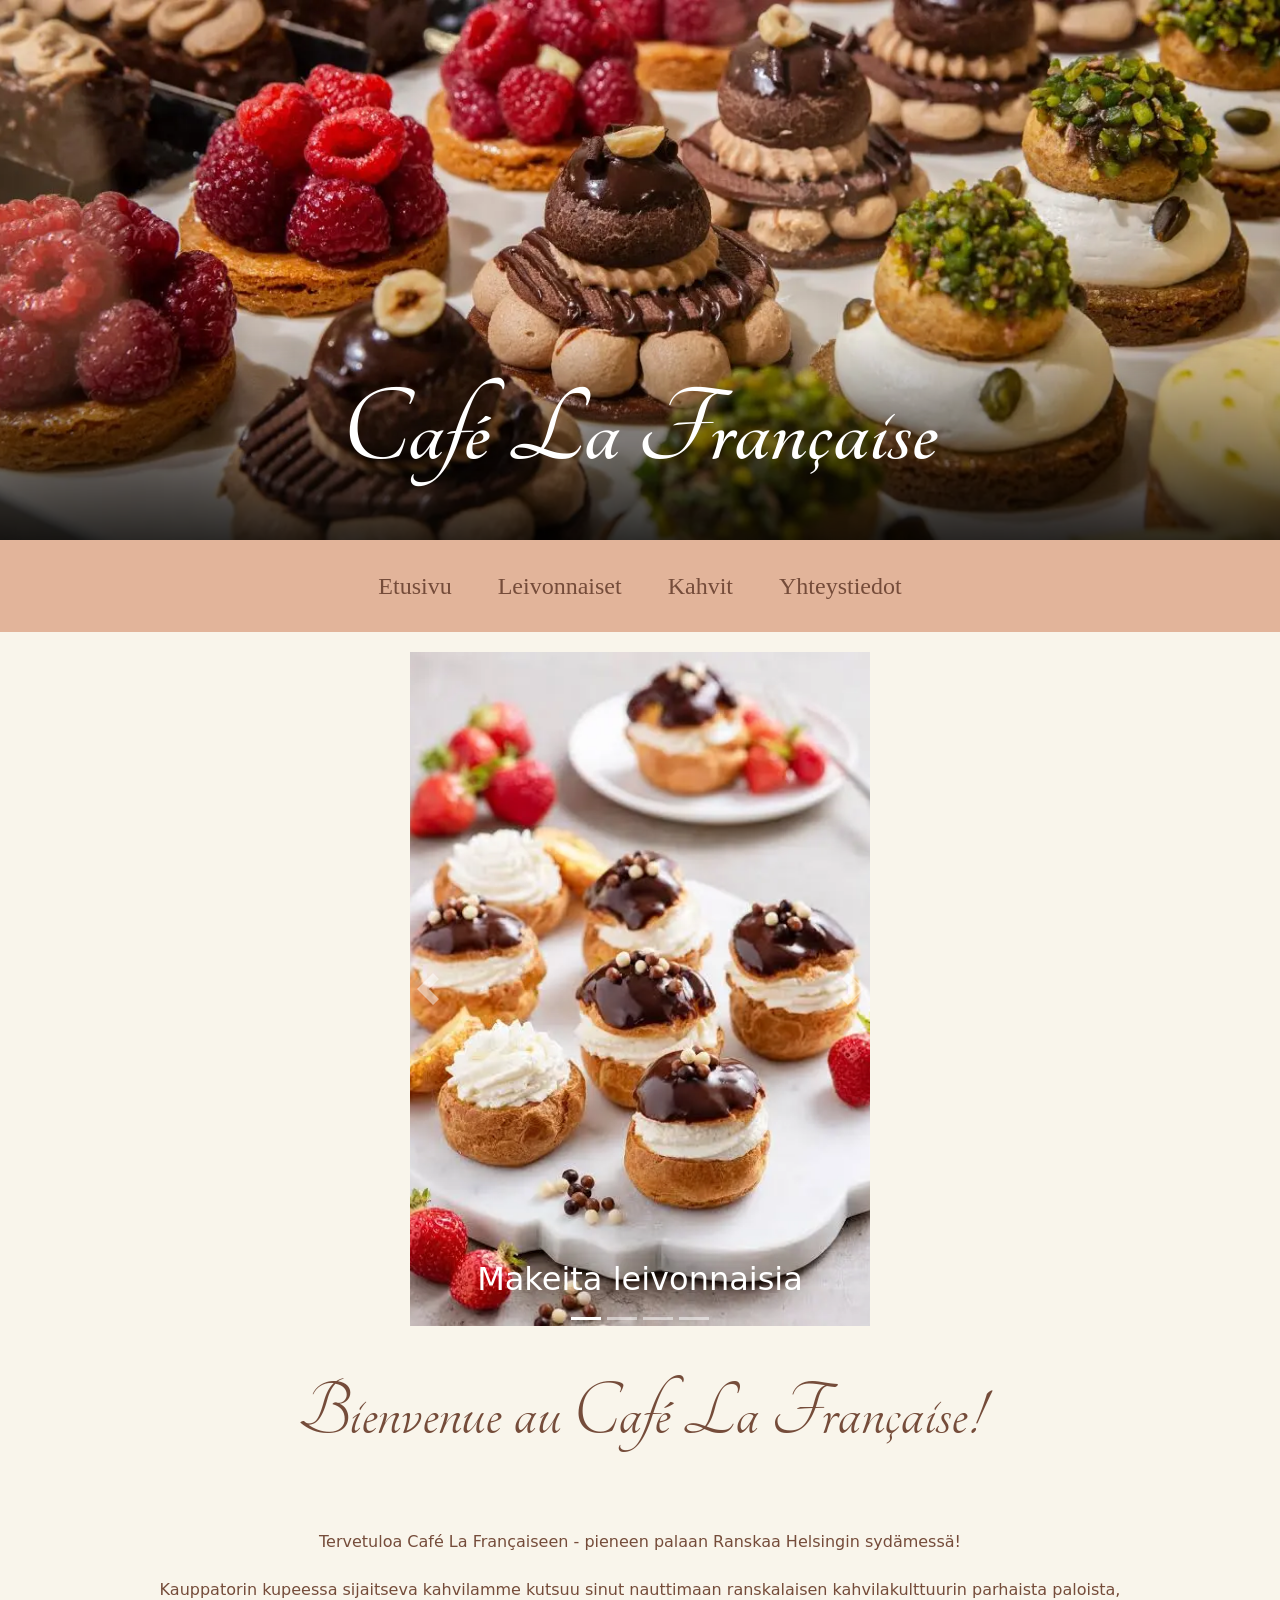
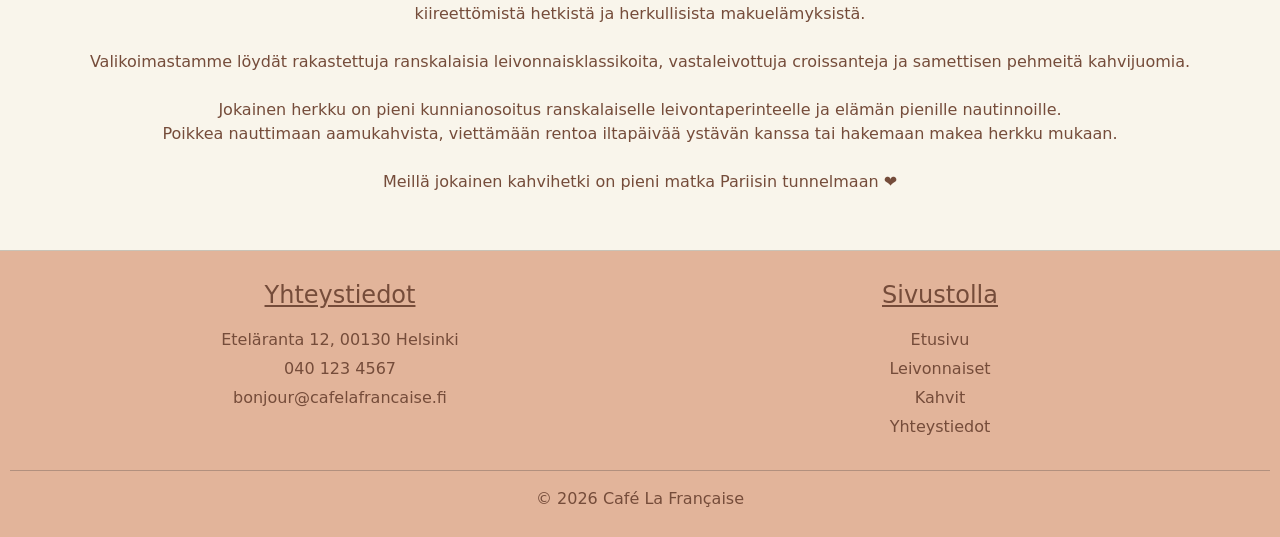
<file: index.html>
<!DOCTYPE html>
<html lang="fi">
    <head>
        <meta charset="UTF-8">
        <meta name="viewport" content="width=device-width, initial-scale=1.0">
        <title>Cafe La Française</title>
        <link href="https://cdn.jsdelivr.net/npm/bootstrap@5.3.3/dist/css/bootstrap.min.css" rel="stylesheet">
        <script src="https://cdn.jsdelivr.net/npm/bootstrap@5.3.3/dist/js/bootstrap.bundle.min.js"></script>
        <link rel="stylesheet" href="https://fonts.googleapis.com/css?family=Tangerine">
        <link rel="stylesheet" href="style.css">
    </head>

    <body>
        <div class="container-fluid">

            <!-- Ylätunniste -->
            <header class="kuva-alue">
                <img src="kuvat/header-kuva.webp" alt="Lajitelma ranskalaisia leivonnaisia">
                <div class="kuvateksti">
                    <h1><b><a href="index.html">Café La Française</a></b></h1>
                </div>
            </header>
        
            <!-- Hampurilaisvalikko -->
            <nav class="navbar navbar-expand-sm">
                <button aria-label="hampurilaisvalikko" class="navbar-toggler" type="button" data-bs-toggle="collapse"
                data-bs-target="#collapsibleNavbar">
            <span class=navbar-toggler-icon></span>
                </button>
                <div class="collapse navbar-collapse" id="collapsibleNavbar">
                    <ul class="navbar-nav">
                        <li class="nav-item">
                            <a class="nav-link" href="index.html">Etusivu</a>
                        </li>
                        <li class="nav-item">
                            <a class="nav-link" href="leivonnaiset.html">Leivonnaiset</a>
                        </li>
                        <li class="nav-item">
                            <a class="nav-link" href="kahvit.html">Kahvit</a>
                        </li>
                        <li class="nav-item">
                            <a class="nav-link" href="yhteystiedot.html">Yhteystiedot</a>
                        </li>
                    </ul>
                </div>
            </nav>

            <main>
                <!-- Kuvakaruselli -->
                <div id="demo" class="carousel slide" data-bs-ride="carousel">

                    <!-- Karusellin alareunan pallot, joilla voi siirtyä suoraan haluttuun kuvaan -->
                    <div class="carousel-indicators">
                        <button aria-label="ensikuva" type="button" data-bs-target="#demo" data-bs-slide-to="0"
                        class="active"></button>
                        <button aria-label="toinenkuva" type="button" data-bs-target="#demo" data-bs-slide-to="1">
                        </button>
                        <button aria-label="kolmaskuva" type="button" data-bs-target="#demo" data-bs-slide-to="2">                            
                        </button>
                        <button aria-label="neljäskuva" type="button" data-bs-target="#demo" data-bs-slide-to="3">
                        </button>
                    </div>

                    <!-- Karusellin kuvat -->
                     <div class="carousel-inner">
                        <div class="carousel-item active">
                            <img src="kuvat/leivos2.webp" alt="Leivonnaisia" class="d-block w-100">
                            <div class="carousel-caption">
                                <h2>Makeita leivonnaisia</h2>
                            </div>
                        </div>
                        <div class="carousel-item">
                            <img src="kuvat/leivos3.webp" alt="Croissantteja" class="d-block w-100">
                            <div class="carousel-caption">
                                <h2>Suussa sulavia croissantteja</h2>
                            </div>
                        </div>
                        <div class="carousel-item">
                            <img src="kuvat/espresso.webp" alt="Espresso-juoma" class="d-block w-100">
                            <div class="carousel-caption">
                                <h2>Paikan päällä paahdettua kahvia</h2>
                            </div>
                        </div>
                        <div class="carousel-item">
                            <img src="kuvat/kahvila1.webp" alt="Kahvila sisältä" class="d-block w-100">
                            <div class="carousel-caption">
                                <h2>Tunnelmallisessa miljöössä Helsingin Kauppatorin kupeessa</h2>
                            </div>
                        </div>
                     </div>

                     <!-- Karusellin selausnäppäimet -->
                      <button aria-label="edellinen" class="carousel-control-prev" type="button" data-bs-target="#demo" data-bs-slide="prev">
                        <span class="carousel-control-prev-icon"></span>
                      </button>
                      <button aria-label="seuraava" class="carousel-control-next" type="button" data-bs-target="#demo" data-bs-slide="next">
                        <span class="carousel-control-next-icon"></span>
                      </button>
                </div>

                <!-- Kahvilan esittelyosio -->
                <section class="esittely">
                    <h3>Bienvenue au Café La Française!</h3>

                    <div class="esittely-teksti">
                        <p>Tervetuloa Café La Françaiseen - pieneen palaan Ranskaa Helsingin sydämessä!<br><br>
                            Kauppatorin kupeessa sijaitseva kahvilamme kutsuu sinut nauttimaan ranskalaisen kahvilakulttuurin parhaista paloista, 
                            <br>kiireettömistä hetkistä ja herkullisista makuelämyksistä.<br><br>
                            Valikoimastamme löydät rakastettuja ranskalaisia leivonnaisklassikoita, vastaleivottuja 
                            croissanteja ja samettisen pehmeitä kahvijuomia.<br><br>Jokainen herkku on pieni kunnianosoitus 
                            ranskalaiselle leivontaperinteelle ja elämän pienille nautinnoille.
                            <br>Poikkea nauttimaan aamukahvista, viettämään rentoa iltapäivää ystävän kanssa tai hakemaan makea herkku mukaan.
                            <br><br>Meillä jokainen kahvihetki on pieni matka Pariisin tunnelmaan ❤</p>
                    </div>
                </section>
            </main>

            <!-- Alatunniste -->
            <footer>
                <div class="footer-sisältö">

                    <div class="footer-yhteystiedot">
                        <h4>Yhteystiedot</h4>
                        <p>Eteläranta 12, 00130 Helsinki</p>
                        <p>040 123 4567</p>
                        <p>bonjour@cafelafrancaise.fi</p>
                    </div>

                    <div class="footer-navigaatio">
                        <h4>Sivustolla</h4>
                        <p><a href="index.html">Etusivu</a></p>
                        <p><a href="leivonnaiset.html">Leivonnaiset</a></p>
                        <p><a href="kahvit.html">Kahvit</a></p>
                        <p><a href="yhteystiedot.html">Yhteystiedot</a></p>
                    </div>
                </div>

                <hr>
                <!-- Sivuston tekijänoikeustiedot -->
                <p class="copyright">© 2026 Café La Française</p>
            </footer>
        </div>
    </body>
</html>
</file>
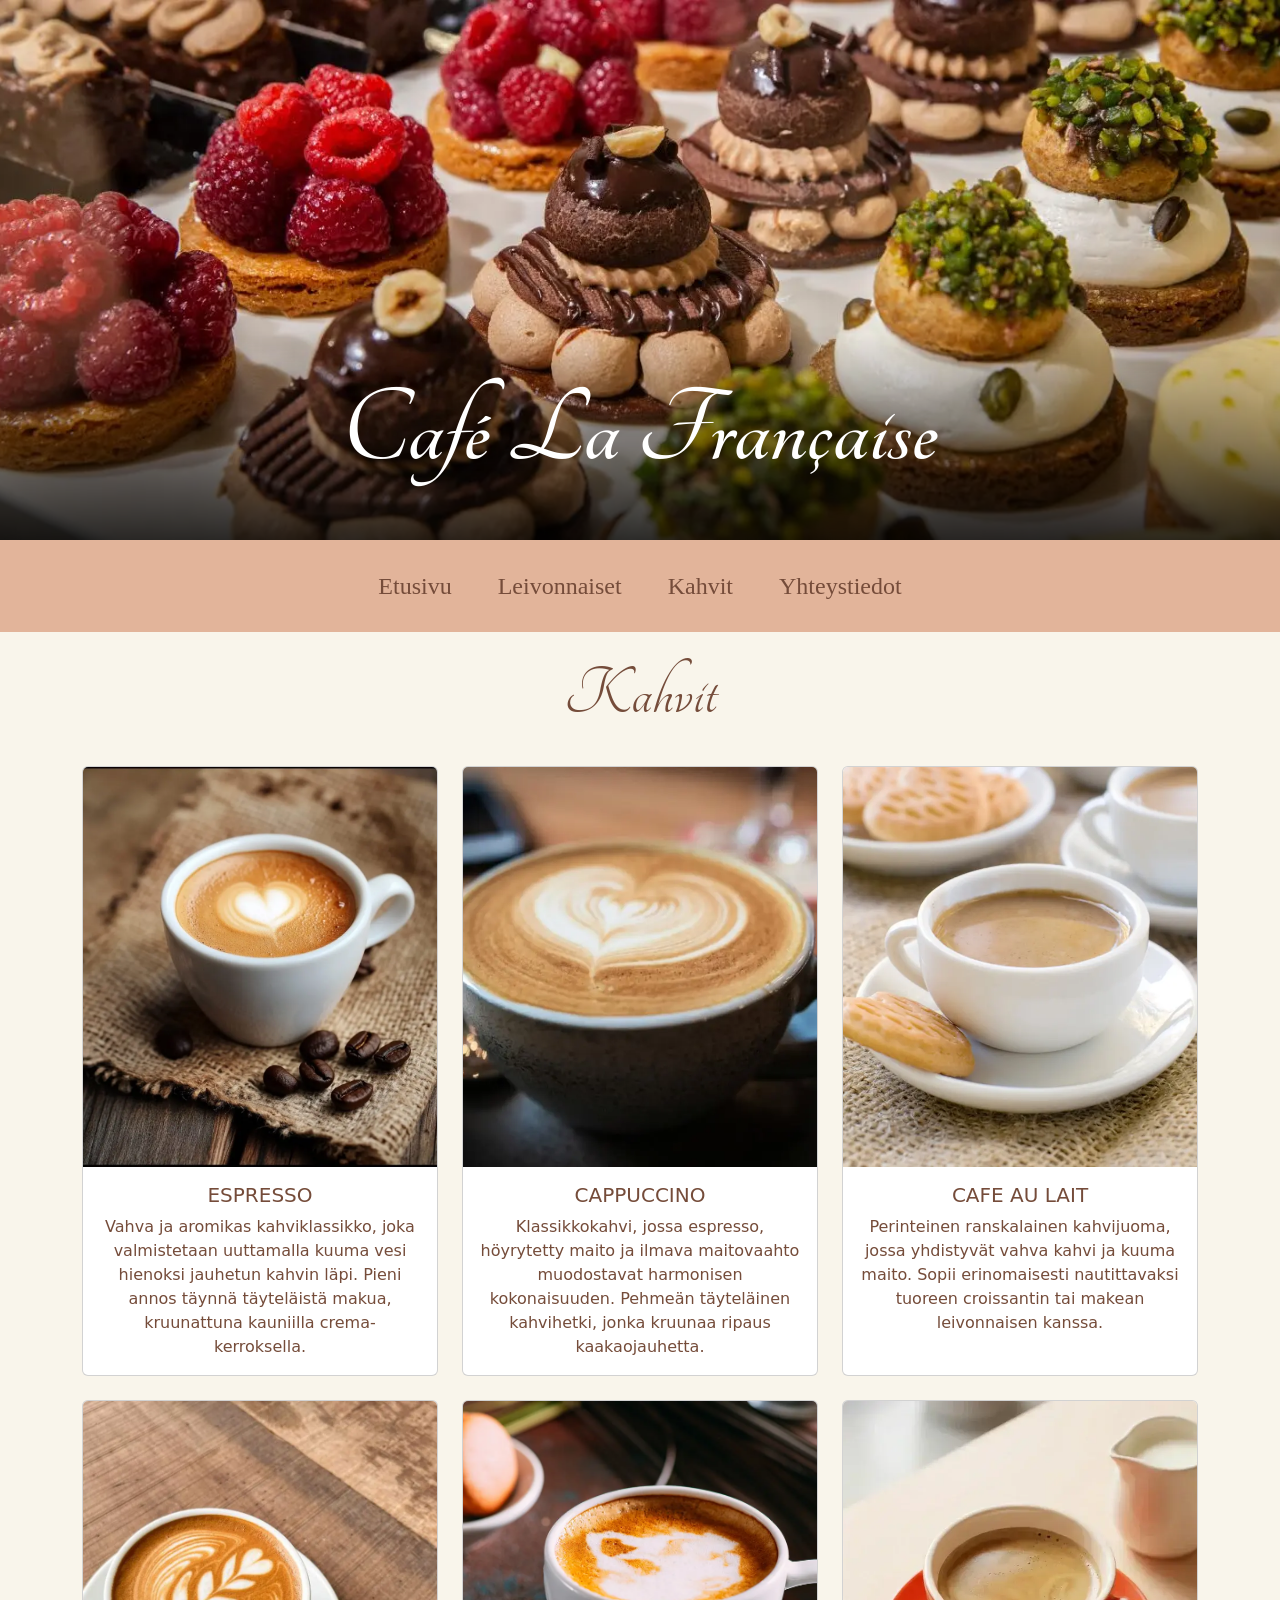
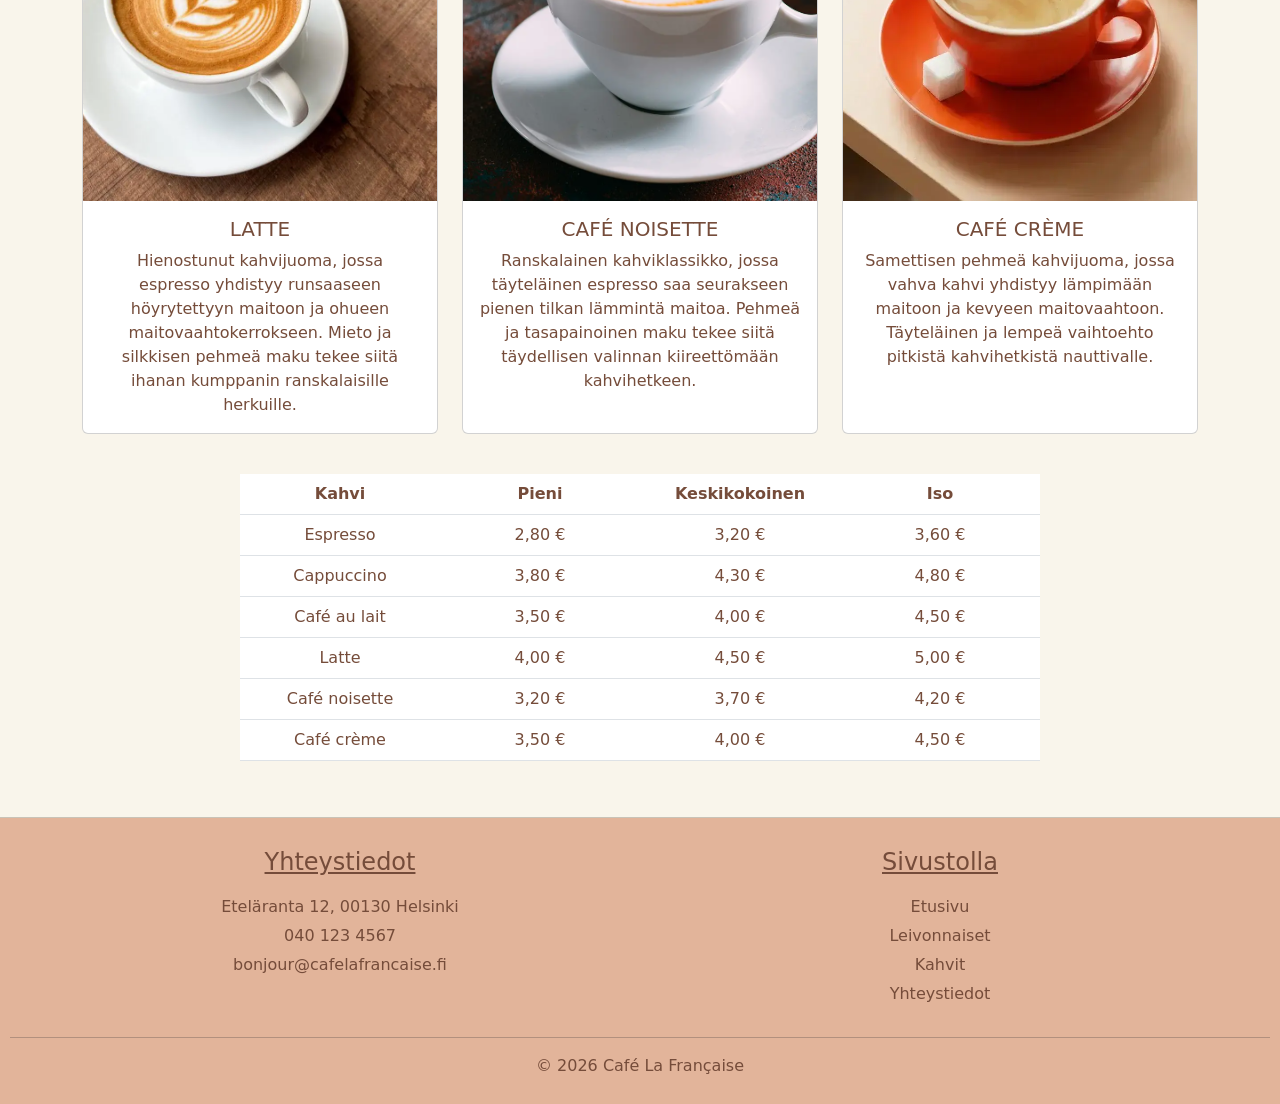
<file: kahvit.html>
<!DOCTYPE html>
<html lang="fi">
    <head>
        <meta charset="UTF-8">
        <meta name="viewport" content="width=device-width, initial-scale=1.0">
        <title>Cafe La Française</title>
        <link href="https://cdn.jsdelivr.net/npm/bootstrap@5.3.3/dist/css/bootstrap.min.css" rel="stylesheet">
        <script src="https://cdn.jsdelivr.net/npm/bootstrap@5.3.3/dist/js/bootstrap.bundle.min.js"></script>
        <link rel="stylesheet" href="https://fonts.googleapis.com/css?family=Tangerine">
        <link rel="stylesheet" href="style.css">
    </head>

    <body>
        <div class="container-fluid">

            <!-- Ylätunniste -->
            <header class="kuva-alue">
                <img src="kuvat/header-kuva.webp" alt="Lajitelma ranskalaisia leivonnaisia">
                <div class="kuvateksti">
                    <h1><b><a href="index.html">Café La Française</a></b></h1>
                </div>
            </header>
        
            <!-- Hampurilaisvalikko -->
            <nav class="navbar navbar-expand-sm">
                <button aria-label="hampurilaisvalikko" class="navbar-toggler" type="button" data-bs-toggle="collapse"
                data-bs-target="#collapsibleNavbar">
            <span class=navbar-toggler-icon></span>
                </button>
                <div class="collapse navbar-collapse" id="collapsibleNavbar">
                    <ul class="navbar-nav">
                        <li class="nav-item">
                            <a class="nav-link" href="index.html">Etusivu</a>
                        </li>
                        <li class="nav-item">
                            <a class="nav-link leivonnaiset" href="leivonnaiset.html">Leivonnaiset</a>
                        </li>
                        <li class="nav-item">
                            <a class="nav-link" href="kahvit.html">Kahvit</a>
                        </li>
                        <li class="nav-item">
                            <a class="nav-link" href="yhteystiedot.html">Yhteystiedot</a>
                        </li>
                    </ul>
                </div>
            </nav>

            <main>
                <!-- Kuvakortit + kuvien esittely -->
                <section class="kahvit">
                    <div class="container text-center">
                        <h2>Kahvit</h2>

                        <div class="row g-4">

                        <div class="col-12 col-sm-4">
                            <div class="card h-100">
                                <img src="kuvat/espresso.webp" class="card-img-top" alt="Kupillinen espresso-kahvia">
                                <div class="card-body">
                                    <h3 class="card-title">ESPRESSO</h3>
                                    <p class="card-text">Vahva ja aromikas kahviklassikko, joka valmistetaan
                                        uuttamalla kuuma vesi hienoksi jauhetun kahvin läpi. Pieni annos
                                        täynnä täyteläistä makua, kruunattuna kauniilla crema-kerroksella.</p>
                                </div>
                            </div>
                        </div>

                        <div class="col-12 col-sm-4">
                            <div class="card h-100">
                                <img src="kuvat/cappuccino.webp" class="card-img-top" alt="Kupillinen cappuccino-kahvia">
                                <div class="card-body">
                                    <h3 class="card-title">CAPPUCCINO</h3>
                                    <p class="card-text">Klassikkokahvi, jossa espresso, höyrytetty maito ja ilmava maitovaahto
                                        muodostavat harmonisen kokonaisuuden. Pehmeän täyteläinen kahvihetki, jonka kruunaa
                                        ripaus kaakaojauhetta.</p>
                                </div>
                            </div>
                        </div>

                        <div class="col-12 col-sm-4">
                            <div class="card h-100">
                                <img src="kuvat/cafeaulait.webp" class="card-img-top" alt="Cafe au lait">
                                <div class="card-body">
                                    <h3 class="card-title">CAFE AU LAIT</h3>
                                    <p class="card-text">Perinteinen ranskalainen kahvijuoma, jossa yhdistyvät
                                        vahva kahvi ja kuuma maito. Sopii erinomaisesti nautittavaksi tuoreen croissantin
                                        tai makean leivonnaisen kanssa.</p>
                                </div>
                            </div>
                        </div>

                        <div class="col-12 col-sm-4">
                            <div class="card h-100">
                                <img src="kuvat/latte.webp" class="card-img-top" alt="Kupillinen latte-kahvia">
                                <div class="card-body">
                                    <h3 class="card-title">LATTE</h3>
                                    <p class="card-text">Hienostunut kahvijuoma, jossa espresso yhdistyy runsaaseen
                                        höyrytettyyn maitoon ja ohueen maitovaahtokerrokseen. Mieto ja silkkisen pehmeä
                                        maku tekee siitä ihanan kumppanin ranskalaisille herkuille.</p>
                                </div>
                            </div>
                        </div>

                        <div class="col-12 col-sm-4">
                            <div class="card h-100">
                                <img src="kuvat/cafenoisette.webp" class="card-img-top" alt="Café noisette">
                                <div class="card-body">
                                    <h3 class="card-title">CAFÉ NOISETTE</h3>
                                    <p class="card-text">Ranskalainen kahviklassikko, jossa täyteläinen espresso saa seurakseen
                                        pienen tilkan lämmintä maitoa. Pehmeä ja tasapainoinen maku tekee siitä täydellisen valinnan
                                        kiireettömään kahvihetkeen.</p> 
                                </div>
                            </div>
                        </div>

                        <div class="col-12 col-sm-4">
                            <div class="card h-100">
                                <img src="kuvat/cafecreme.webp" class="card-img-top" alt="Cafe creme">
                                <div class="card-body">
                                    <h3 class="card-title">CAFÉ CRÈME</h3>
                                    <p class="card-text">Samettisen pehmeä kahvijuoma, jossa vahva kahvi yhdistyy lämpimään maitoon
                                        ja kevyeen maitovaahtoon. Täyteläinen ja lempeä vaihtoehto pitkistä kahvihetkistä nauttivalle.</p>
                                </div>
                            </div>
                        </div>
                    </div>
                </section>

                    <!-- Taulukko, hinnasto -->
                    <div class="table-responsive">
                        <table class="table hinnasto">
                        <thead>
                            <tr>
                                <th>Kahvi</th>
                                <th>Pieni</th>
                                <th>Keskikokoinen</th>
                                <th>Iso</th>
                            </tr>
                        </thead>
                        <tbody>
                            <tr>
                                <td>Espresso</td>
                                <td>2,80 €</td>
                                <td>3,20 €</td>
                                <td>3,60 €</td>
                            </tr>
                            <tr>
                                <td>Cappuccino</td>
                                <td>3,80 €</td>
                                <td>4,30 €</td>
                                <td>4,80 €</td>
                            </tr>
                            <tr>
                                <td>Café au lait</td>
                                <td>3,50 €</td>
                                <td>4,00 €</td>
                                <td>4,50 €</td>
                            </tr>
                            <tr>
                                <td>Latte</td>
                                <td>4,00 €</td>
                                <td>4,50 €</td>
                                <td>5,00 €</td>
                            </tr>
                            <tr>
                                <td>Café noisette</td>
                                <td>3,20 €</td>
                                <td>3,70 €</td>
                                <td>4,20 €</td>
                            </tr>
                            <tr>
                                <td>Café crème</td>
                                <td>3,50 €</td>
                                <td>4,00 €</td>
                                <td>4,50 €</td>
                            </tr>
                        </tbody>
                        </table>
                    </div>
                </div>
            </main>

            <!-- Alatunniste -->
            <footer>

                <div class="footer-sisältö">

                    <div class="footer-yhteystiedot">
                        <h4>Yhteystiedot</h4>
                        <p>Eteläranta 12, 00130 Helsinki</p>
                        <p>040 123 4567</p>
                        <p>bonjour@cafelafrancaise.fi</p>
                    </div>

                    <div class="footer-navigaatio">
                        <h4>Sivustolla</h4>
                        <p><a href="index.html">Etusivu</a></p>
                        <p><a href="leivonnaiset.html">Leivonnaiset</a></p>
                        <p><a href="kahvit.html">Kahvit</a></p>
                        <p><a href="yhteystiedot.html">Yhteystiedot</a></p>
                    </div>
                </div>

                <hr>

                <!-- Tekijänoikeustiedot -->
                <p class="copyright">© 2026 Café La Française</p>
            </footer>
        </div>
    </body>
</html>
</file>
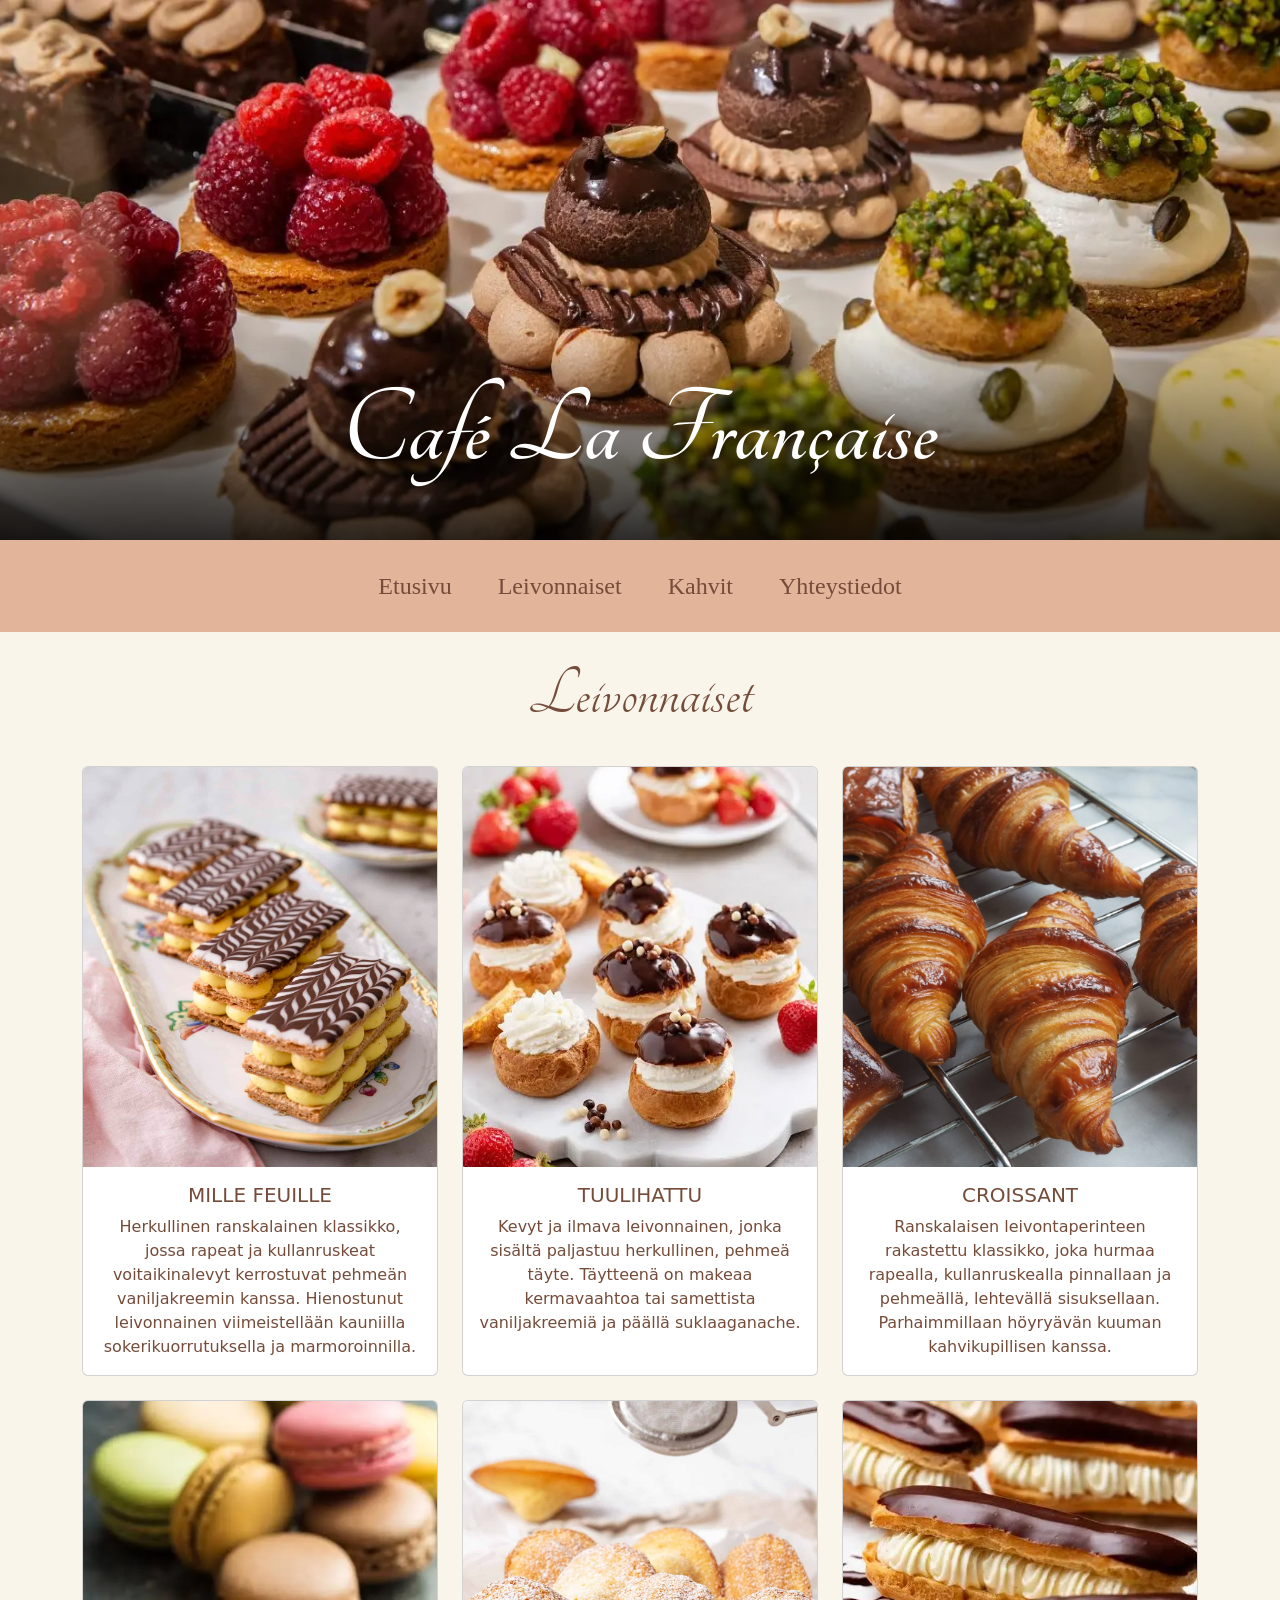
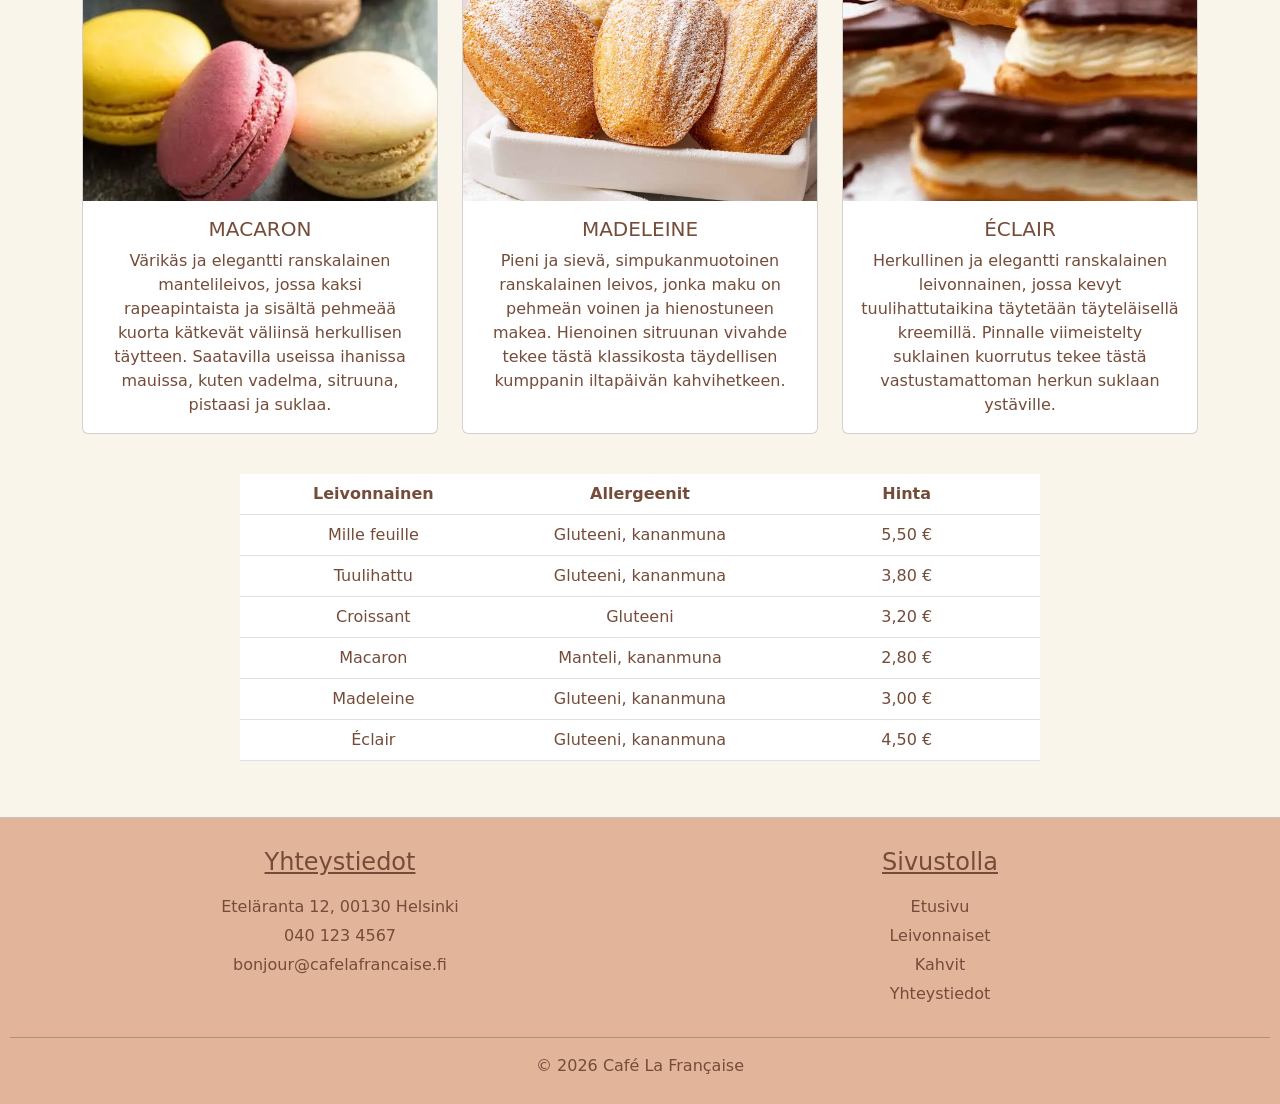
<file: leivonnaiset.html>
<!DOCTYPE html>
<html lang="fi">
    <head>
        <meta charset="UTF-8">
        <meta name="viewport" content="width=device-width, initial-scale=1.0">
        <title>Cafe La Française</title>
        <link href="https://cdn.jsdelivr.net/npm/bootstrap@5.3.3/dist/css/bootstrap.min.css" rel="stylesheet">
        <script src="https://cdn.jsdelivr.net/npm/bootstrap@5.3.3/dist/js/bootstrap.bundle.min.js"></script>
        <link rel="stylesheet" href="https://fonts.googleapis.com/css?family=Tangerine">
        <link rel="stylesheet" href="style.css">
    </head>

    <body>
        <div class="container-fluid">

            <!-- Ylätunniste -->
            <header class="kuva-alue">
                <img src="kuvat/header-kuva.webp" alt="Lajitelma ranskalaisia leivonnaisia">
                <div class="kuvateksti">
                    <h1><b><a href="index.html">Café La Française</a></b></h1>
                </div>
            </header>
        
            <!-- Hampurilaisvalikko -->
            <nav class="navbar navbar-expand-sm">
                <button aria-label="hampurilaisvalikko" class="navbar-toggler" type="button" data-bs-toggle="collapse"
                data-bs-target="#collapsibleNavbar">
            <span class=navbar-toggler-icon></span>
                </button>
                <div class="collapse navbar-collapse" id="collapsibleNavbar">
                    <ul class="navbar-nav">
                        <li class="nav-item">
                            <a class="nav-link" href="index.html">Etusivu</a>
                        </li>
                        <li class="nav-item">
                            <a class="nav-link leivonnaiset" href="leivonnaiset.html">Leivonnaiset</a>
                        </li>
                        <li class="nav-item">
                            <a class="nav-link" href="kahvit.html">Kahvit</a>
                        </li>
                        <li class="nav-item">
                            <a class="nav-link" href="yhteystiedot.html">Yhteystiedot</a>
                        </li>
                    </ul>
                </div>
            </nav>

            <main>

                <!-- Kuvakortit + kuvien esittely -->
                <section class="leivonnaiset">
                    <div class="container text-center">
                        <h2>Leivonnaiset</h2>

                        <div class="row g-4">

                        <div class="col-12 col-sm-4">
                            <div class="card h-100">
                                <img src="kuvat/leivos1.jpg" class="card-img-top" alt="Mille feuille-leivonnaisia">
                                <div class="card-body">
                                    <h3 class="card-title">MILLE FEUILLE</h3>
                                    <p class="card-text">Herkullinen ranskalainen klassikko, jossa rapeat ja kullanruskeat
                                        voitaikinalevyt kerrostuvat pehmeän vaniljakreemin kanssa. Hienostunut leivonnainen
                                        viimeistellään kauniilla sokerikuorrutuksella ja marmoroinnilla.</p>
                                </div>
                            </div>
                        </div>

                        <div class="col-12 col-sm-4">
                            <div class="card h-100">
                                <img src="kuvat/leivos2.webp" class="card-img-top" alt="Kermatäytteisiä tuulihattuja">
                                <div class="card-body">
                                    <h3 class="card-title">TUULIHATTU</h3>
                                    <p class="card-text">Kevyt ja ilmava leivonnainen, jonka sisältä paljastuu herkullinen,
                                        pehmeä täyte. Täytteenä on makeaa kermavaahtoa tai samettista vaniljakreemiä ja 
                                        päällä suklaaganache.</p>
                                </div>
                            </div>
                        </div>

                        <div class="col-12 col-sm-4">
                            <div class="card h-100">
                                <img src="kuvat/leivos3.webp" class="card-img-top" alt="Croissantteja">
                                <div class="card-body">
                                    <h3 class="card-title">CROISSANT</h3>
                                    <p class="card-text">Ranskalaisen leivontaperinteen rakastettu klassikko, joka
                                        hurmaa rapealla, kullanruskealla pinnallaan ja pehmeällä, lehtevällä sisuksellaan.
                                        Parhaimmillaan höyryävän kuuman kahvikupillisen kanssa.</p>
                                </div>
                            </div>
                        </div>

                        <div class="col-12 col-sm-4">
                            <div class="card h-100">
                                <img src="kuvat/leivos4.webp" class="card-img-top" alt="Macarons-leivonnaisia">
                                <div class="card-body">
                                    <h3 class="card-title">MACARON</h3>
                                    <p class="card-text">Värikäs ja elegantti ranskalainen mantelileivos, jossa kaksi
                                        rapeapintaista ja sisältä pehmeää kuorta kätkevät väliinsä herkullisen täytteen.
                                        Saatavilla useissa ihanissa mauissa, kuten vadelma, sitruuna, pistaasi ja suklaa.</p>    
                                </div>
                            </div>
                        </div>

                        <div class="col-12 col-sm-4">
                            <div class="card h-100">
                                <img src="kuvat/leivos5.jpg" class="card-img-top" alt="Madeleine-leivonnaisia">
                                <div class="card-body">
                                    <h3 class="card-title">MADELEINE</h3>
                                    <p class="card-text">Pieni ja sievä, simpukanmuotoinen ranskalainen leivos, jonka maku
                                        on pehmeän voinen ja hienostuneen makea. Hienoinen sitruunan vivahde tekee tästä klassikosta
                                        täydellisen kumppanin iltapäivän kahvihetkeen.</p>   
                                </div>
                            </div>
                        </div>

                        <div class="col-12 col-sm-4">
                            <div class="card h-100">
                                <img src="kuvat/leivos6.webp" class="card-img-top" alt="Suklaa eclairit">
                                <div class="card-body">
                                    <h3 class="card-title">ÉCLAIR</h3>
                                    <p class="card-text">Herkullinen ja elegantti ranskalainen leivonnainen, jossa kevyt tuulihattutaikina
                                        täytetään täyteläisellä kreemillä. Pinnalle viimeistelty suklainen kuorrutus tekee tästä
                                        vastustamattoman herkun suklaan ystäville.</p>
                                </div>
                            </div>
                        </div>
                    </div>
                </section>
                    
                    <!-- Taulukko, hinnasto -->
                    <div class="table-responsive">
                        <table class="table hinnasto">
                            <thead>
                                <tr>
                                    <th>Leivonnainen</th>
                                    <th>Allergeenit</th>
                                    <th>Hinta</th>
                                </tr>
                            </thead>
                            <tbody>
                                <tr>
                                    <td>Mille feuille</td>
                                    <td>Gluteeni, kananmuna</td>
                                    <td>5,50 €</td>
                                </tr>
                                <tr>
                                    <td>Tuulihattu</td>
                                    <td>Gluteeni, kananmuna</td>
                                    <td>3,80 €</td>
                                </tr>
                                <tr>
                                    <td>Croissant</td>
                                    <td>Gluteeni</td>
                                    <td>3,20 €</td>
                                </tr>
                                <tr>
                                    <td>Macaron</td>
                                    <td>Manteli, kananmuna</td>
                                    <td>2,80 €</td>
                                </tr>
                                <tr>
                                    <td>Madeleine</td>
                                    <td>Gluteeni, kananmuna</td>
                                    <td>3,00 €</td>
                                </tr>
                                <tr>
                                    <td>Éclair</td>
                                    <td>Gluteeni, kananmuna</td>
                                    <td>4,50 €</td>
                                </tr>
                            </tbody>
                        </table>
                    </div>
                </div>
            </main>

            <!-- Alatunniste -->
            <footer>

                <div class="footer-sisältö">

                    <div class="footer-yhteystiedot">
                        <h4>Yhteystiedot</h4>
                        <p>Eteläranta 12, 00130 Helsinki</p>
                        <p>040 123 4567</p>
                        <p>bonjour@cafelafrancaise.fi</p>
                    </div>

                    <div class="footer-navigaatio">
                        <h4>Sivustolla</h4>
                        <p><a href="index.html">Etusivu</a></p>
                        <p><a href="leivonnaiset.html">Leivonnaiset</a></p>
                        <p><a href="kahvit.html">Kahvit</a></p>
                        <p><a href="yhteystiedot.html">Yhteystiedot</a></p>
                    </div>
                </div>

                <hr>

                <!-- Tekijänoikeustiedot -->
                <p class="copyright">© 2026 Café La Française</p>
            </footer>
        </div>
    </body>
</html>
</file>
<file: style.css>
* {
    box-sizing: border-box;
}

/* Sivuston pääasettelun toteuttaminen Gridillä */
.container-fluid {
    display: grid;
    grid-template-areas:
        "header"
        "nav"
        "main"
        "footer";
    grid-template-columns: 1fr;
    grid-template-rows: auto auto 1fr auto;
    min-height: 100vh;
    margin: 0;
    padding: 0;
    gap: 0px;
}

/* Header / ylätunniste */
header {
    grid-area: header;
    height: clamp(16rem, 60vh, 42rem);
}

/* Header-kuvan asettelu */
.kuva-alue {
    overflow: hidden;
    position: relative;
    font-family: "Tangerine", sans-serif;
}

header img {
    display: block;
    width: 100%;
    height: 100%;
    object-fit: cover;
}

/* Laitetaan kahvilan nimi headeriin ja tehdään sille animaatio */
.kuvateksti {
    position: absolute;
    bottom: 0;
    left: 0;
    right: 0;
    padding: clamp(1rem, 4vh, 2rem);
    z-index: 2;
    background: linear-gradient(to top, rgba(0,0,0,0.8) 0%, rgba(0,0,0,0) 100%);
    opacity: 0;
    transform: translateY(30px);
    animation: tekstiNousee 1.3s ease-out forwards;
    text-align: center;
}

/* Nimen animaatio */
@keyframes tekstiNousee {
    from {
        opacity: 0;
        transform: translateY(30px);
    }
    to {
        opacity: 1;
        transform: translateY(0);
    }
}

/* Header-tekstin fontti ja väri */
.kuvateksti h1 a {
    font-size: clamp(3rem, 9vw, 7rem);
    text-decoration: none;
    color: white;
}

/* Navigaatio */
nav {
    grid-area: nav;
    display: flex;
    justify-content: center;
    padding: clamp(0.5rem, 2vw, 1.25rem);
    font-size: 1.5rem;
    font-family: Georgia, 'Times New Roman', Times, serif;
    background-color: #e2b49a;
}

/* Navigaation keskittäminen */
.navbar-collapse {
    justify-content: center;
}

.navbar-nav {
    display: flex;
    justify-content: center;
    align-items: center;
    flex-wrap: wrap;
    gap: 30px;
}

/* Navigaatio-linkkien ulkoasu ja hover-animaatio */
.nav-link {
    display: inline-block;
    text-decoration: none;
    transition: color 0.25s ease, transform 0.25s ease;
    color: #754C3A;
    padding: clamp(0.6rem, 1.8vw, 1.25rem);
}

nav .nav-link:hover,
nav .nav-link:focus-visible {
    color: white;
    transform: translateY(-5px);
}

/* Sivun pääsisällön asettelu ja taustaväri */
main {
    grid-area: main;
    display: grid;
    background-color: #f9f5eb;
}

/* Kuvakarusellin kuvien koko ja asettelu */
.carousel-inner img {
    width: 80%;
    margin: auto;
    min-height: 200px;
    padding: 20px;
}

/* Kuvakarusellin leveys ja keskittäminen */
#demo {
    width: 80%;
    max-width: 500px;
    margin: 0 auto;
}

/* Karusellikuvien mittasuhteet ja rajaus */
#demo .carousel-item img {
    width: 80%;
    aspect-ratio: 7 / 10;
    object-fit: cover;
}

/* Kuvakarusellin selauspainikkeet */
.carousel-control-prev-icon { 
    background-image: url("data:image/svg+xml;charset=utf8,%3Csvg xmlns='http://www.w3.org/2000/svg' fill='%23FFFFFF' viewBox='0 0 8 8'%3E%3Cpath d='M5.25 0l-4 4 4 4 1.5-1.5-2.5-2.5 2.5-2.5-1.5-1.5z'/%3E%3C/svg%3E"); 
}

.carousel-control-next-icon { 
    background-image: url("data:image/svg+xml;charset=utf8,%3Csvg xmlns='http://www.w3.org/2000/svg' fill='%23FFFFFF' viewBox='0 0 8 8'%3E%3Cpath d='M2.75 0l-1.5 1.5 2.5 2.5-2.5 2.5 1.5 1.5 4-4-4-4z'/%3E%3C/svg%3E"); 
} 

/* Kahvilan esittelyosion otsikon ulkoasu */
.esittely h3 {
    text-align: center;
    padding: 20px;
    font-family: "Tangerine", sans-serif;
    color: #754C3A;
    font-size: 5rem;
}

/* Kahvilan esittelytekstin leveys ja keskittäminen */
.esittely-teksti {
    max-width: 1200px;
    width: 100%;
    margin: 0 auto;
    padding: 40px;
}

/* Sivuston leipätekstien yleinen ulkoasu */
p {
    color: #754C3A;
    text-align: center;
}

/* Leivonnaiset- ja Kahvit-sivujen otsikoiden ulkoasu */
.leivonnaiset h2 {
    font-family: "Tangerine", sans-serif;
    color: #754C3A;
    font-size: 4.5rem;
    padding: 20px;
}

.kahvit h2 {
    font-family: "Tangerine", sans-serif;
    color: #754C3A;
    font-size: 4.5rem;
    padding: 20px;
}

/* Korttikuvien koko ja rajaus */
.card-img-top {
    width: 100%;
    height: 400px;
    object-fit: cover;
}

/* Korttien otsikoiden koko ja väri */
.card-body h3 {
    font-size: 1.25rem;
    color: #754C3A;
}

/* Taulukko */
.table-responsive {
    width: 85%;
    max-width: 800px;
    margin: 40px auto;
}

/* Taulukon asettelu */
.hinnasto {
    width: 100%;
    table-layout: fixed;
}

/* Taulukon tekstien keskittäminen ja väri */
.hinnasto th,
.hinnasto td {
    text-align: center;
    color: #754C3A;
}

/* Yhteystietojen ja aukioloaikojen jakaminen kahteen sarakkeeseen */
.yhteystiedot-sisältö {
    display: grid;
    grid-template-columns: 1fr 1fr;
    align-items: start;
    justify-items: center;
    gap: 150px;
    max-width: 1200px;
    margin: 0 auto;
    padding: 40px;
}

/* Yhteystietojen keskittäminen */
.yhteystiedot {
    text-align: center;
}

/* Yhteystietojen asettelu allekkain */
.yhteystieto-lista {
    display: inline-flex;
    flex-direction: column;
    align-items: flex-start;
    margin-top: 20px;
}

/* Yhteystieto-osion otsikon ulkoasu */
.yhteystiedot h2 {
    font-family: "Tangerine", sans-serif;
    color: #754C3A;
    font-size: 4.5rem;
    padding: 20px;
}

/* Aukioloaikojen tekstin keskittäminen */
.aukioloajat {
    text-align: center;
}

/* Aukioloaikojen otsikon ulkoasu */
.aukioloajat h3 {
    font-family: "Tangerine", sans-serif;
    color: #754C3A;
    font-size: 4.5rem;
    padding: 20px;
    text-align: center;
    margin-top: 0;
    margin-bottom: 20px;
}

/* Yhteystietojen tekstien ja kuvakkeiden asettelu */
.yhteystieto-lista p {
    display: flex;
    align-items: center;
    margin-bottom: 20px;
    text-align: left;
}

/* Yhteystietojen kuvakkeiden koko ja väri */
.yhteystieto-lista svg {
    width: 24px;
    height: 24px;
    flex-shrink: 0;
    color: #A87960;
    margin-right: 12px;
}

/* Kahvilan kuvan koko ja keskittäminen */
.kahvilakuva {
    display: block;
    margin: 0 auto;
    margin-bottom: 80px;
    margin-top: 40px;
    width: 100%;
    max-width: 1000px;
    height: auto;
}

/* Haitarin leveys ja keskittäminen */
.accordion {
    width: 100%;
    max-width: 900px;
    margin: 40px auto;
}

/* Haitarin avauspainikkeen ulkoasu ja tekstin keskittäminen */
.accordion .accordion-button {
    justify-content: center;
    text-align: center;
    position: relative;
    background-color: #be886a;
    color: white;
}

/* Haitarin nuolen sijoittelu */
.accordion .accordion-button::after {
    position: absolute;
    right: 20px;
    margin-left: 0;
}

/* Footer/alatunniste */
footer {
    background-color: #e2b49a;
    padding: 10px;
    text-align: center;
    border-top: 1px solid #c9c3b7;
}

/* Footerin sisällön jakaminen kahteen sarakkeeseen */
.footer-sisältö {
    display: grid;
    grid-template-columns: 1fr 1fr;
    gap: 20px;
    max-width: 1200px;
    margin: 0px auto;
    padding: 10px;
}

/* Footerin otsikoiden ulkoasu */
.footer-sisältö h4 {
    padding: 10px;
    color: #754C3A;
    text-decoration: underline;
}

/* Footerin tekstien ulkoasu */
.footer-sisältö p {
    margin: 5px;
    color: #754C3A;
}

/* Footerin navigaatiolinkkien ulkoasu */
.footer-navigaatio a {
    color: #754C3A;
    text-decoration: none;
}

/* Footerin navigaatiolinkkien hover-efekti */
.footer-navigaatio a:hover {
    text-decoration: underline;
    color: white;
}

/* Tekijänoikeustietojen tekstin väri */
.copyright {
    color: #754C3A;
}

/* Mobiiliresponsiivisuuden varmistaminen */
@media (max-width: 600px) {

    /* Hampurilaisvalikon painikkeen leveys */
    .navbar-toggler {
        align-items: center;
        width: 100%;
    }

    /* Mobiilinavigaation keskittäminen sivulle */
    .navbar-collapse {
        width: 100%;
        text-align: center;
    }

    .navbar-nav {
        display: flex;
        flex-direction: column;
        align-items: center;
        width: 100%;
    }

    .nav-link {
        text-align: center;
    }

    /* Yhteystietojen ja aukioloaikojen asettelu allekkain mobiilissa */
    .yhteystiedot-sisältö {
        display: flex;
            flex-direction: column;
            align-items: center;
            width: 100%;
            gap: 60px;
    
    }

    /* Footer-sisällön asettelu allekkain mobiilissa */
    .footer-sisältö {
        display: flex;
        flex-direction: column;
        align-items: center;
        width: 100%;
        gap: 60px;
    }
}
</file>
